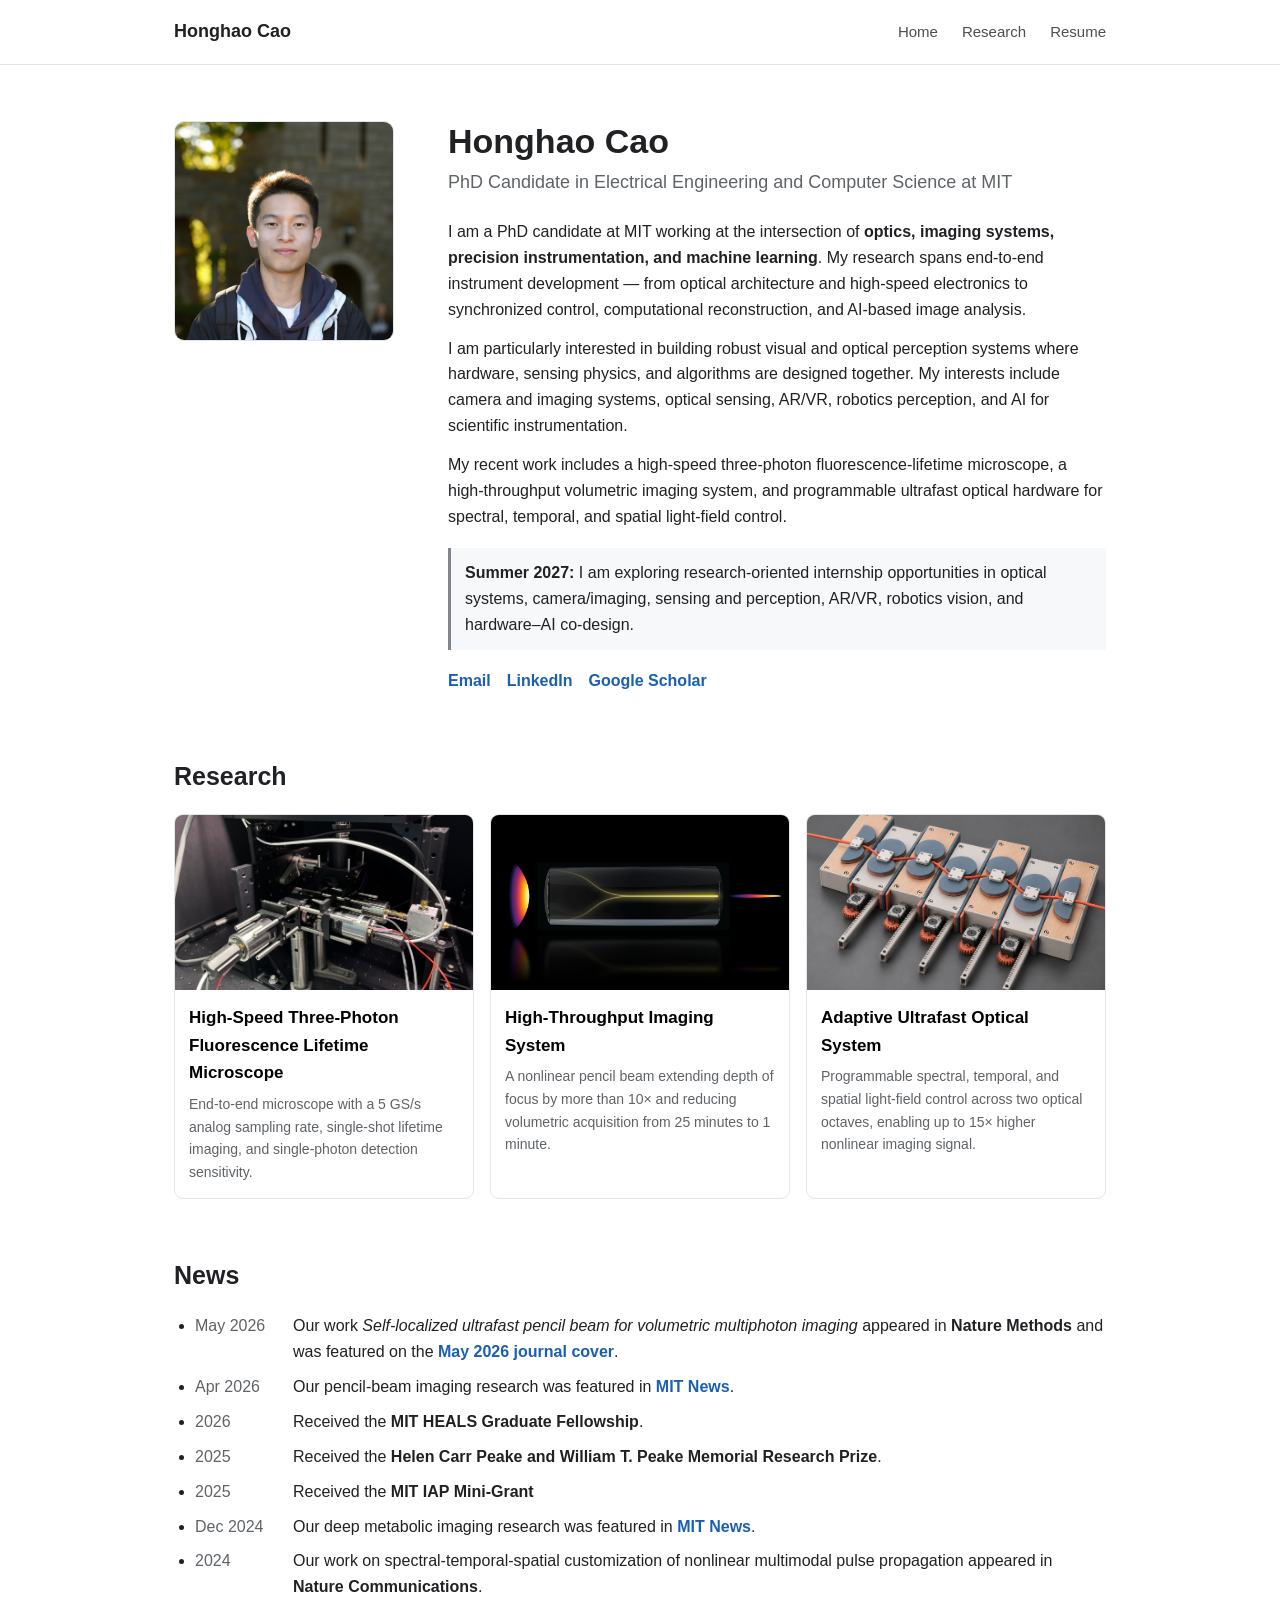
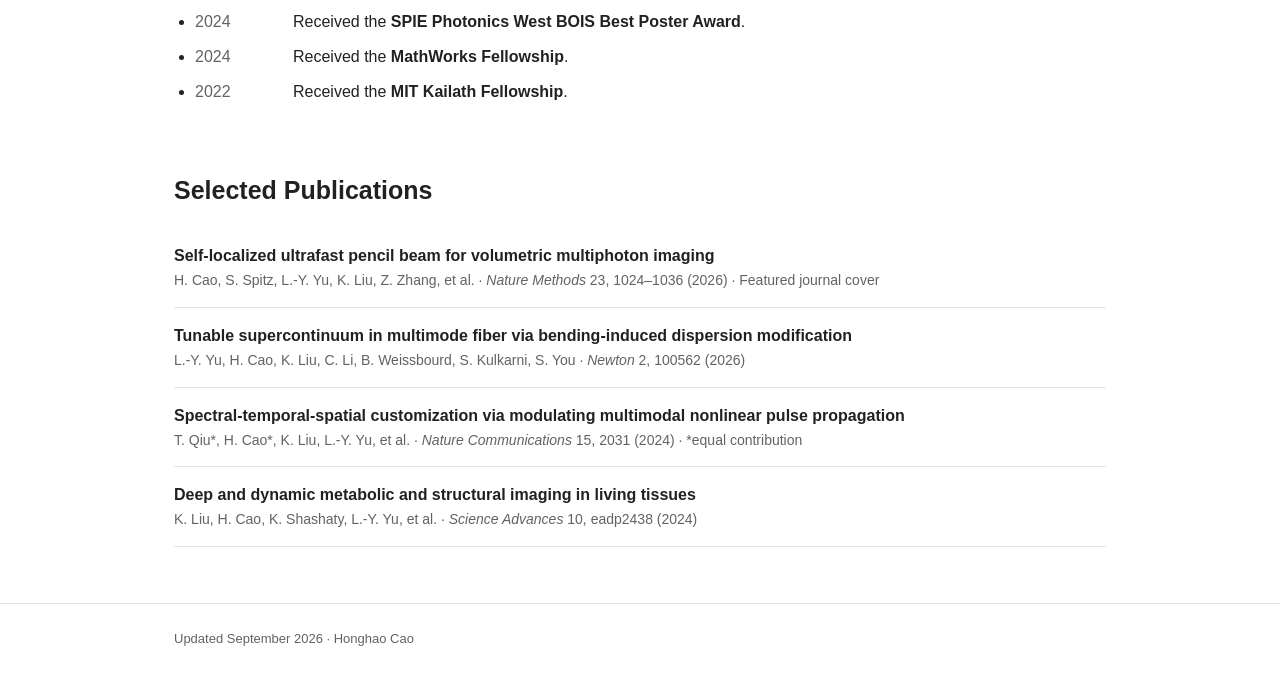
<file: index.html>
<!doctype html><html lang="en"><head><meta charset="utf-8"><meta name="viewport" content="width=device-width,initial-scale=1"><meta name="description" content="Honghao Cao — MIT EECS PhD Candidate in optics, imaging systems, precision instrumentation, and AI for imaging."><title>Honghao Cao | MIT EECS</title><link rel="stylesheet" href="assets/style.css"></head><body>
<header><div class="wrap nav"><a class="brand" href="index.html">Honghao Cao</a><nav><a href="index.html">Home</a><a href="research.html">Research</a><a href="assets/Honghao_Cao_Resume.pdf">Resume</a></nav></div></header>
<main class="wrap"><div class="hero"><div><img class="portrait" src="assets/profile.JPG" alt="Honghao Cao portrait"></div><div class="lead"><h1>Honghao Cao</h1><div class="subtitle">PhD Candidate in Electrical Engineering and Computer Science at MIT</div>
<p>I am a PhD candidate at MIT working at the intersection of <strong>optics, imaging systems, precision instrumentation, and machine learning</strong>. My research spans end-to-end instrument development — from optical architecture and high-speed electronics to synchronized control, computational reconstruction, and AI-based image analysis.</p>
<p>I am particularly interested in building robust visual and optical perception systems where hardware, sensing physics, and algorithms are designed together. My interests include camera and imaging systems, optical sensing, AR/VR, robotics perception, and AI for scientific instrumentation.</p>
<p>My recent work includes a high-speed three-photon fluorescence-lifetime microscope, a high-throughput volumetric imaging system, and programmable ultrafast optical hardware for spectral, temporal, and spatial light-field control.</p>
<div class="callout"><strong>Summer 2027:</strong> I am exploring research-oriented internship opportunities in optical systems, camera/imaging, sensing and perception, AR/VR, robotics vision, and hardware–AI co-design.</div>
<div class="links"><a href="mailto:honghao@mit.edu">Email</a><a href="https://www.linkedin.com/in/honghao-cao-6a7b6b217/">LinkedIn</a><a href="https://scholar.google.com/citations?hl=en&amp;user=dcZe3z4AAAAJ&amp;view_op=list_works&amp;sortby=pubdate">Google Scholar</a></div></div></div>
<section><h2 class="section-title">Research</h2><div class="cards">
<a class="card" href="research.html#flim"><img src="assets/flim.jpg" alt="High-speed three-photon fluorescence lifetime microscope" loading="lazy"><div class="card-body"><h3>High-Speed Three-Photon Fluorescence Lifetime Microscope</h3><p>End-to-end microscope with a 5 GS/s analog sampling rate, single-shot lifetime imaging, and single-photon detection sensitivity.</p></div></a>
<a class="card" href="research.html#pencil"><img src="assets/pencil-beam.png" alt="Self-localized ultrafast pencil beam for volumetric imaging" loading="lazy"><div class="card-body"><h3>High-Throughput Imaging System</h3><p>A nonlinear pencil beam extending depth of focus by more than 10× and reducing volumetric acquisition from 25 minutes to 1 minute.</p></div></a>
<a class="card" href="research.html#adaptive"><img src="assets/fiber-shaper.png" alt="Programmable fiber-shaping optical platform" loading="lazy"><div class="card-body"><h3>Adaptive Ultrafast Optical System</h3><p>Programmable spectral, temporal, and spatial light-field control across two optical octaves, enabling up to 15× higher nonlinear imaging signal.</p></div></a>
</div></section>
<section><h2 class="section-title">News</h2><ul class="news"><li><span class="date">May 2026</span><span class="news-text">Our work <em>Self-localized ultrafast pencil beam for volumetric multiphoton imaging</em> appeared in <strong>Nature Methods</strong> and was featured on the <a href="https://www.nature.com/nmeth/volumes/23/issues/5"><strong>May 2026 journal cover</strong></a>.</span></li>
<li><span class="date">Apr 2026</span><span class="news-text">Our pencil-beam imaging research was featured in <a href="https://news.mit.edu/2026/self-organizing-pencil-beam-laser-could-help-scientists-design-brain-targeted-therapies-0427"><strong>MIT News</strong></a>.</span></li><li><span class="date">2026</span><span class="news-text">Received the <strong>MIT HEALS Graduate Fellowship</strong>.</span></li><li><span class="date">2025</span><span class="news-text">Received the <strong>Helen Carr Peake and William T. Peake Memorial Research Prize</strong>.</span></li><li><span class="date">2025</span><span class="news-text">Received the <strong>MIT IAP Mini-Grant</strong></span></li><li><span class="date">Dec 2024</span><span class="news-text">Our deep metabolic imaging research was featured in <a href="https://news.mit.edu/2024/noninvasive-imaging-method-can-penetrate-deeper-living-tissue-1211"><strong>MIT News</strong></a>.</span></li><li><span class="date">2024</span><span class="news-text">Our work on spectral-temporal-spatial customization of nonlinear multimodal pulse propagation appeared in <strong>Nature Communications</strong>.</span></li><li><span class="date">2024</span><span class="news-text">Received the <strong>SPIE Photonics West BOIS Best Poster Award</strong>.</span></li>
<li><span class="date">2024</span><span class="news-text">Received the <strong>MathWorks Fellowship</strong>.</span></li>
<li><span class="date">2022</span><span class="news-text">Received the <strong>MIT Kailath Fellowship</strong>.</span></li>
</ul></section>
<section><h2 class="section-title">Selected Publications</h2><div class="pub"><div class="pub-title">Self-localized ultrafast pencil beam for volumetric multiphoton imaging</div><div class="meta">H. Cao, S. Spitz, L.-Y. Yu, K. Liu, Z. Zhang, et al. · <em>Nature Methods</em> 23, 1024–1036 (2026) · Featured journal cover</div></div><div class="pub"><div class="pub-title">Tunable supercontinuum in multimode fiber via bending-induced dispersion modification</div><div class="meta">L.-Y. Yu, H. Cao, K. Liu, C. Li, B. Weissbourd, S. Kulkarni, S. You · <em>Newton</em> 2, 100562 (2026)</div></div><div class="pub"><div class="pub-title">Spectral-temporal-spatial customization via modulating multimodal nonlinear pulse propagation</div><div class="meta">T. Qiu*, H. Cao*, K. Liu, L.-Y. Yu, et al. · <em>Nature Communications</em> 15, 2031 (2024) · *equal contribution</div></div><div class="pub"><div class="pub-title">Deep and dynamic metabolic and structural imaging in living tissues</div><div class="meta">K. Liu, H. Cao, K. Shashaty, L.-Y. Yu, et al. · <em>Science Advances</em> 10, eadp2438 (2024)</div></div></section>
</main><footer class="footer"><div class="wrap">Updated September 2026 · Honghao Cao</div></footer></body></html>
</file>
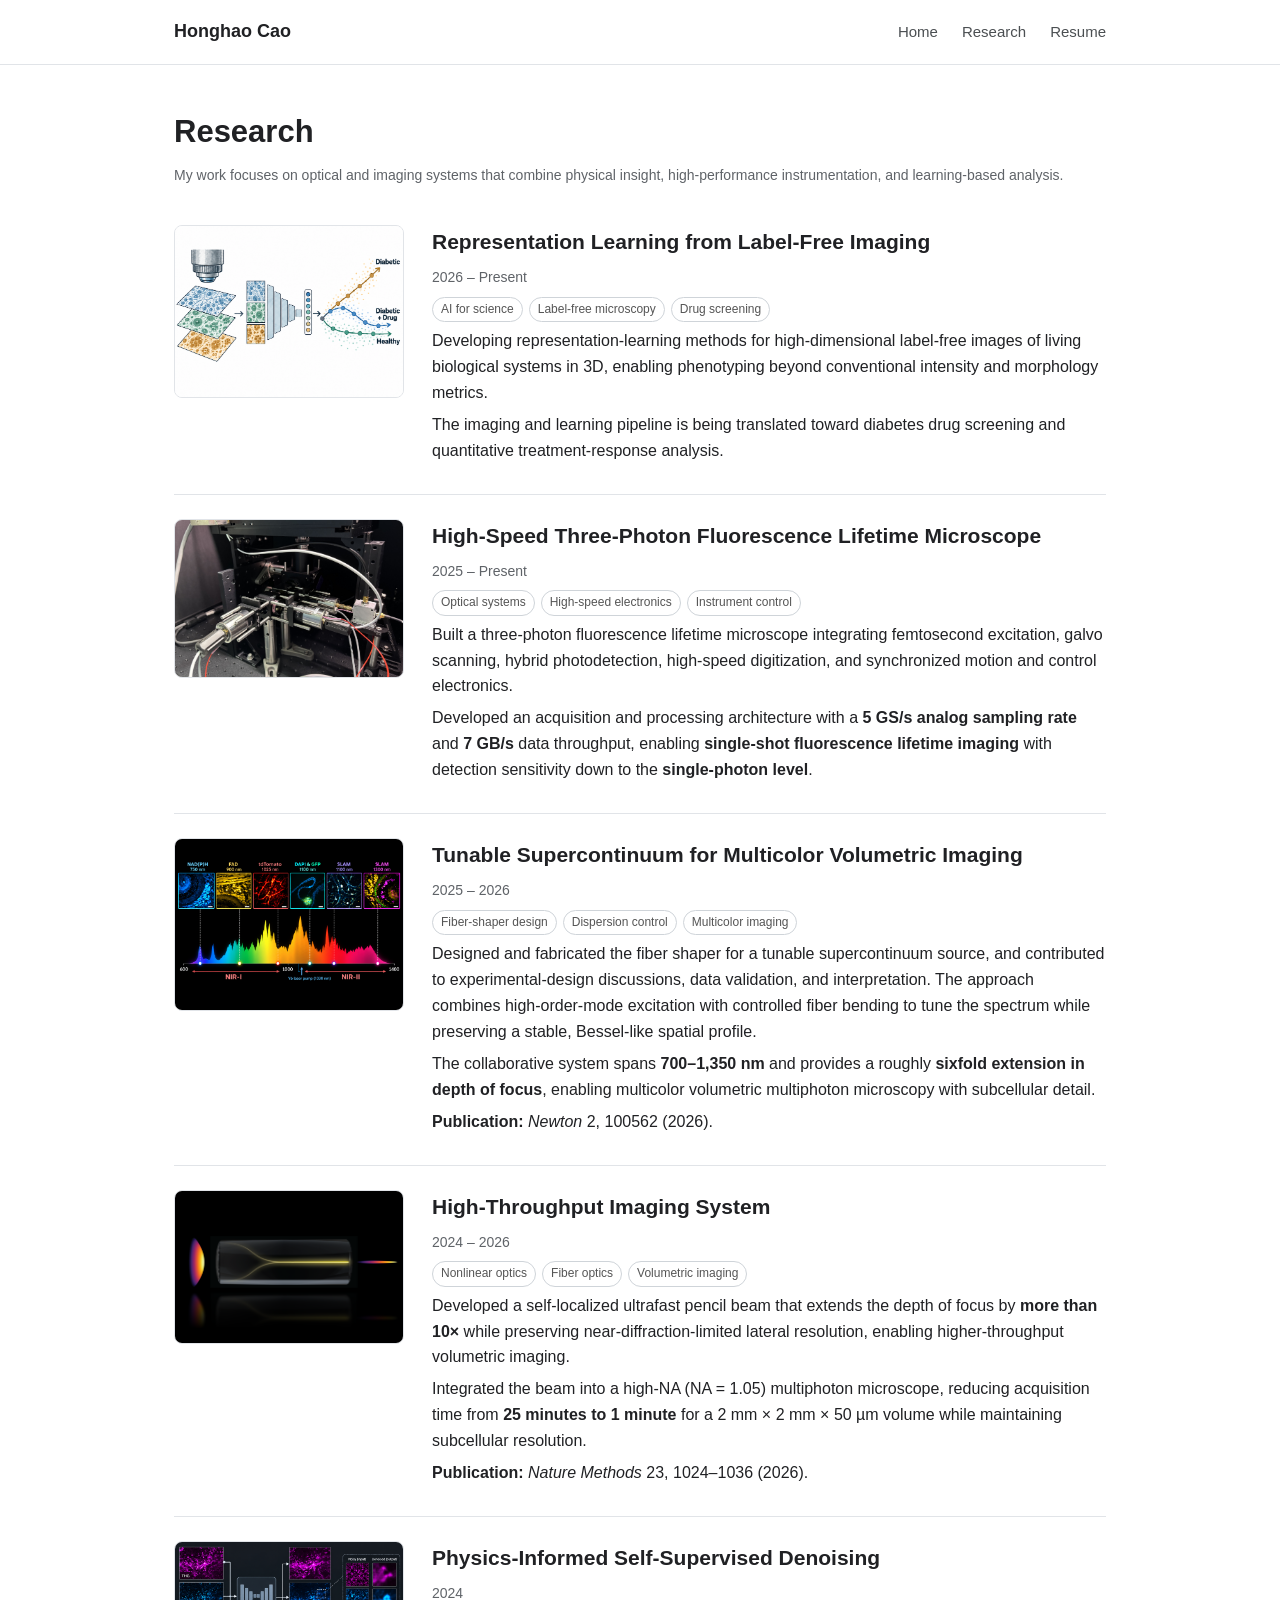
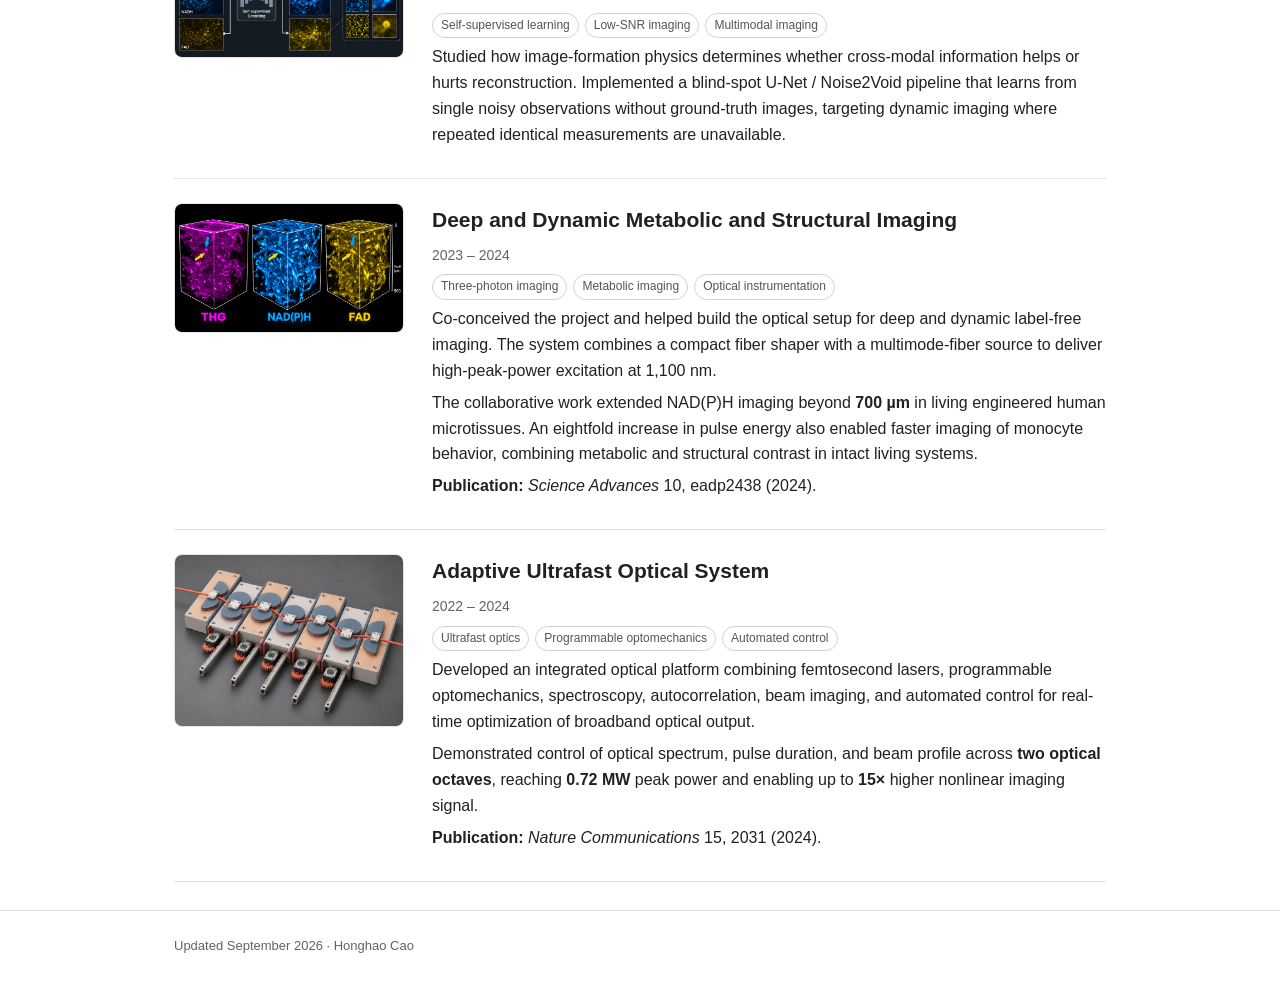
<file: research.html>
<!doctype html><html lang="en"><head><meta charset="utf-8"><meta name="viewport" content="width=device-width,initial-scale=1"><meta name="description" content="Research by Honghao Cao, an MIT EECS PhD Candidate developing optical and imaging systems, precision instruments, and learning-based imaging methods."><title>Research | Honghao Cao</title><link rel="stylesheet" href="assets/style.css"></head><body><header><div class="wrap nav"><a class="brand" href="index.html">Honghao Cao</a><nav><a href="index.html">Home</a><a href="research.html">Research</a><a href="assets/Honghao_Cao_Resume.pdf">Resume</a></nav></div></header><main class="wrap"><h1 class="page-title">Research</h1><p class="small">My work focuses on optical and imaging systems that combine physical insight, high-performance instrumentation, and learning-based analysis.</p>
<div class="project" id="repr"><img src="assets/representation.png" alt="Representation learning for label-free microscopy" loading="lazy"><div><h2>Representation Learning from Label-Free Imaging</h2><p class="small">2026 – Present</p><p><span class="tag">AI for science</span><span class="tag">Label-free microscopy</span><span class="tag">Drug screening</span></p><p>Developing representation-learning methods for high-dimensional label-free images of living biological systems in 3D, enabling phenotyping beyond conventional intensity and morphology metrics.</p><p>The imaging and learning pipeline is being translated toward diabetes drug screening and quantitative treatment-response analysis.</p></div></div>
<div class="project" id="flim"><img src="assets/flim.jpg" alt="High-speed three-photon fluorescence lifetime microscope" loading="lazy"><div><h2>High-Speed Three-Photon Fluorescence Lifetime Microscope</h2><p class="small">2025 – Present</p><p><span class="tag">Optical systems</span><span class="tag">High-speed electronics</span><span class="tag">Instrument control</span></p><p>Built a three-photon fluorescence lifetime microscope integrating femtosecond excitation, galvo scanning, hybrid photodetection, high-speed digitization, and synchronized motion and control electronics.</p><p>Developed an acquisition and processing architecture with a <strong>5 GS/s analog sampling rate</strong> and <strong>7 GB/s</strong> data throughput, enabling <strong>single-shot fluorescence lifetime imaging</strong> with detection sensitivity down to the <strong>single-photon level</strong>.</p></div></div>
<div class="project" id="supercontinuum"><div><img src="assets/tunable-supercontinuum.png" alt="Graphical abstract showing bending-controlled spectra and multicolor extended-depth-of-focus imaging" loading="lazy"></div><div><h2>Tunable Supercontinuum for Multicolor Volumetric Imaging</h2><p class="small">2025 – 2026</p><p><span class="tag">Fiber-shaper design</span><span class="tag">Dispersion control</span><span class="tag">Multicolor imaging</span></p><p>Designed and fabricated the fiber shaper for a tunable supercontinuum source, and contributed to experimental-design discussions, data validation, and interpretation. The approach combines high-order-mode excitation with controlled fiber bending to tune the spectrum while preserving a stable, Bessel-like spatial profile.</p><p>The collaborative system spans <strong>700–1,350 nm</strong> and provides a roughly <strong>sixfold extension in depth of focus</strong>, enabling multicolor volumetric multiphoton microscopy with subcellular detail.</p><p><strong>Publication:</strong> <em>Newton</em> 2, 100562 (2026).</p></div></div>
<div class="project" id="pencil"><img src="assets/pencil-beam.png" alt="Self-localized ultrafast pencil beam" loading="lazy"><div><h2>High-Throughput Imaging System</h2><p class="small">2024 – 2026</p><p><span class="tag">Nonlinear optics</span><span class="tag">Fiber optics</span><span class="tag">Volumetric imaging</span></p><p>Developed a self-localized ultrafast pencil beam that extends the depth of focus by <strong>more than 10×</strong> while preserving near-diffraction-limited lateral resolution, enabling higher-throughput volumetric imaging.</p><p>Integrated the beam into a high-NA (NA = 1.05) multiphoton microscope, reducing acquisition time from <strong>25 minutes to 1 minute</strong> for a 2 mm × 2 mm × 50 µm volume while maintaining subcellular resolution.</p><p><strong>Publication:</strong> <em>Nature Methods</em> 23, 1024–1036 (2026).</p></div></div>
<div class="project" id="denoising"><img src="assets/denoising.png" alt="Physics-informed self-supervised denoising" loading="lazy"><div><h2>Physics-Informed Self-Supervised Denoising</h2><p class="small">2024</p><p><span class="tag">Self-supervised learning</span><span class="tag">Low-SNR imaging</span><span class="tag">Multimodal imaging</span></p><p>Studied how image-formation physics determines whether cross-modal information helps or hurts reconstruction. Implemented a blind-spot U-Net / Noise2Void pipeline that learns from single noisy observations without ground-truth images, targeting dynamic imaging where repeated identical measurements are unavailable.</p></div></div>
<div class="project" id="deep-metabolic"><div><img src="assets/deep-metabolic-imaging.png" alt="Fiber-based excitation system and label-free metabolic and structural images" loading="lazy"></div><div><h2>Deep and Dynamic Metabolic and Structural Imaging</h2><p class="small">2023 – 2024</p><p><span class="tag">Three-photon imaging</span><span class="tag">Metabolic imaging</span><span class="tag">Optical instrumentation</span></p><p>Co-conceived the project and helped build the optical setup for deep and dynamic label-free imaging. The system combines a compact fiber shaper with a multimode-fiber source to deliver high-peak-power excitation at 1,100 nm.</p><p>The collaborative work extended NAD(P)H imaging beyond <strong>700 µm</strong> in living engineered human microtissues. An eightfold increase in pulse energy also enabled faster imaging of monocyte behavior, combining metabolic and structural contrast in intact living systems.</p><p><strong>Publication:</strong> <em>Science Advances</em> 10, eadp2438 (2024).</p></div></div>
<div class="project" id="adaptive"><img src="assets/fiber-shaper.png" alt="Programmable fiber-shaping optical platform" loading="lazy"><div><h2>Adaptive Ultrafast Optical System</h2><p class="small">2022 – 2024</p><p><span class="tag">Ultrafast optics</span><span class="tag">Programmable optomechanics</span><span class="tag">Automated control</span></p><p>Developed an integrated optical platform combining femtosecond lasers, programmable optomechanics, spectroscopy, autocorrelation, beam imaging, and automated control for real-time optimization of broadband optical output.</p><p>Demonstrated control of optical spectrum, pulse duration, and beam profile across <strong>two optical octaves</strong>, reaching <strong>0.72 MW</strong> peak power and enabling up to <strong>15×</strong> higher nonlinear imaging signal.</p><p><strong>Publication:</strong> <em>Nature Communications</em> 15, 2031 (2024).</p></div></div>
</main><footer class="footer"><div class="wrap">Updated September 2026 · Honghao Cao</div></footer></body></html>
</file>
<file: assets/style.css>
:root{--ink:#202124;--muted:#5f6368;--line:#e1e4e8;--link:#1a5fb4;--bg:#fff;--soft:#f7f8fa;--max:980px}
*{box-sizing:border-box} html{scroll-behavior:smooth} body{margin:0;background:var(--bg);color:var(--ink);font:16px/1.62 -apple-system,BlinkMacSystemFont,"Segoe UI",Roboto,Helvetica,Arial,sans-serif}
a{color:var(--link);text-decoration:none}a:hover{text-decoration:underline}.wrap{max-width:var(--max);margin:auto;padding:0 24px}
header{border-bottom:1px solid var(--line);background:rgba(255,255,255,.96);position:sticky;top:0;z-index:10}.nav{height:64px;display:flex;align-items:center;justify-content:space-between}.brand{font-size:18px;font-weight:650;color:var(--ink)}nav a{color:#4b4f52;margin-left:24px;font-size:15px}.hero{display:grid;grid-template-columns:230px 1fr;gap:44px;padding:56px 0 26px}.portrait{width:220px;border-radius:10px;border:1px solid var(--line)}h1{font-size:34px;line-height:1.2;margin:0 0 6px;font-weight:680}.subtitle{color:var(--muted);font-size:18px;margin-bottom:22px}.lead p{margin:0 0 13px}.links{display:flex;flex-wrap:wrap;gap:16px;margin:18px 0 8px}.links a{font-weight:550}.callout{margin-top:18px;padding:12px 14px;border-left:3px solid #80868b;background:var(--soft)}
section{padding:28px 0}.section-title{font-size:25px;margin:0 0 18px;font-weight:650}.cards{display:grid;grid-template-columns:repeat(3,1fr);gap:16px}.card{border:1px solid var(--line);border-radius:9px;overflow:hidden;background:#fff}.card img{width:100%;display:block;aspect-ratio:1.7/1;object-fit:cover}.card-body{padding:14px}.card h3{color:#000;font-size:17px;margin:0 0 6px}.card p{font-size:14px;color:var(--muted);margin:0}.news{margin:0;padding-left:21px}.news li{margin:9px 0;padding-left:98px;position:relative}.news .date{position:absolute;left:0;top:0;width:82px;white-space:nowrap;color:var(--muted);font-variant-numeric:tabular-nums}.news-text{display:block;overflow-wrap:anywhere}.pub{padding:15px 0;border-bottom:1px solid var(--line)}.pub:first-child{border-top:1px solid var(--line)}.pub-title{font-weight:620}.meta{color:var(--muted);font-size:14px}.tag{display:inline-block;border:1px solid #cfd4d9;border-radius:999px;padding:2px 8px;margin-right:6px;font-size:12px;color:#555}.page-title{font-size:31px;margin:48px 0 8px}.project{display:grid;grid-template-columns:230px 1fr;gap:28px;padding:24px 0;border-bottom:1px solid var(--line)}.project img{width:230px;border:1px solid var(--line);border-radius:8px}.project h2{margin:0 0 7px;font-size:21px}.project p{margin:6px 0}.footer{border-top:1px solid var(--line);color:var(--muted);font-size:13px;padding:24px 0 36px;margin-top:28px}.small{font-size:14px;color:var(--muted)}
@media(max-width:760px){.hero{grid-template-columns:1fr;gap:22px;padding-top:34px}.portrait{width:180px}.cards{grid-template-columns:1fr}.project{grid-template-columns:1fr}.project img{width:100%}nav a{margin-left:14px}.nav{height:auto;padding:14px 0;align-items:flex-start;gap:14px}nav{text-align:right}h1{font-size:30px}}
</file>
